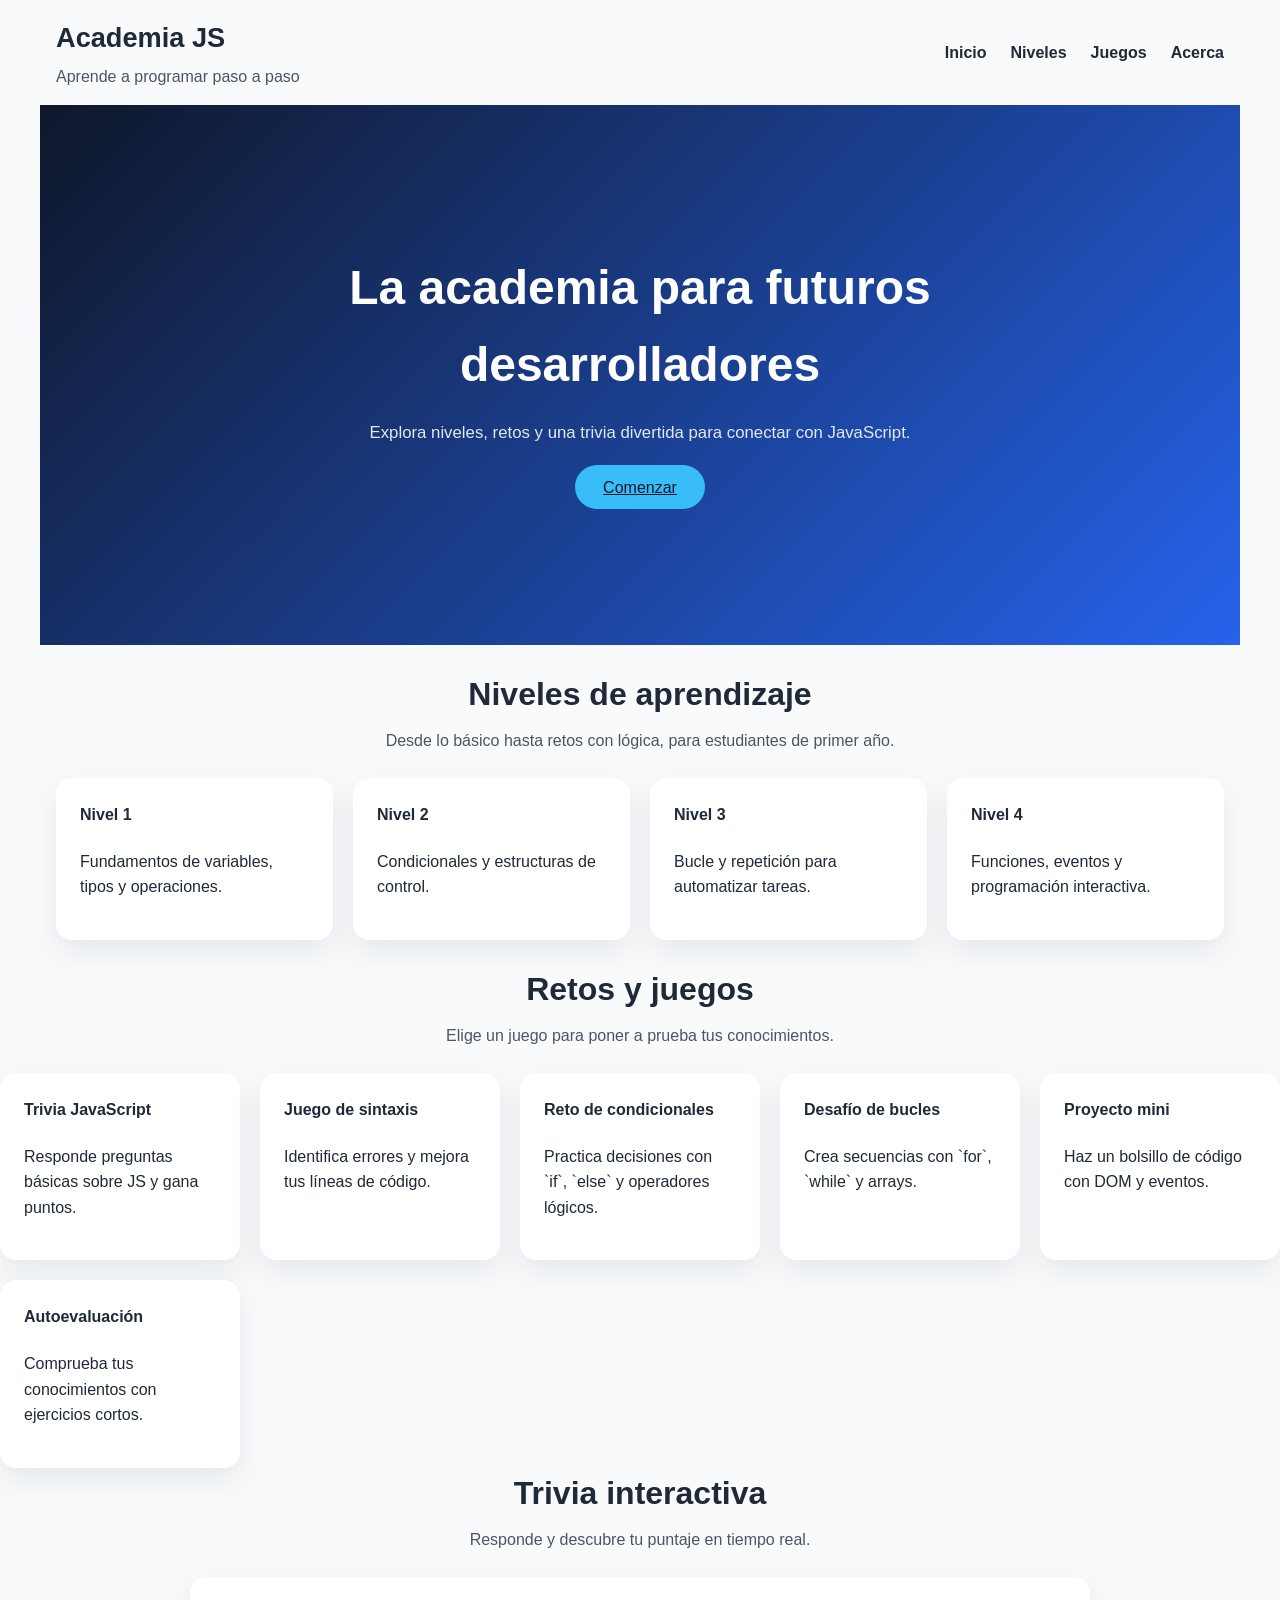
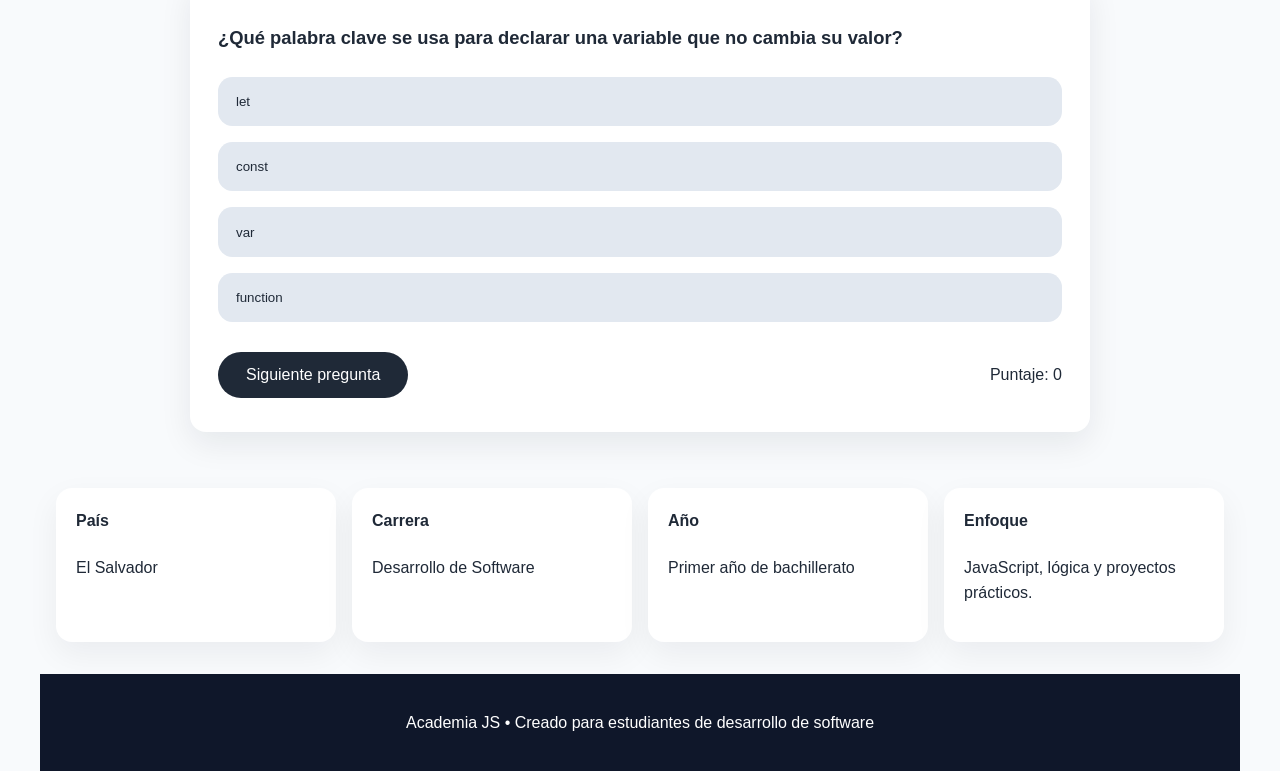
<file: index.html>
<!DOCTYPE html>
<html lang="es">
<head>
  <meta charset="UTF-8" />
  <meta name="viewport" content="width=device-width, initial-scale=1.0" />
  <title>Academia JS - Primer Año</title>
  <link rel="stylesheet" href="styles.css" />
</head>
<body>
  <header class="site-header">
    <div class="brand">
      <h1>Academia JS</h1>
      <p>Aprende a programar paso a paso</p>
    </div>
    <nav class="main-nav">
      <a href="#hero">Inicio</a>
      <a href="#niveles">Niveles</a>
      <a href="#galeria">Juegos</a>
      <a href="#info">Acerca</a>
    </nav>
  </header>

  <section id="hero" class="hero-banner">
    <div class="hero-content">
      <h2>La academia para futuros desarrolladores</h2>
      <p>Explora niveles, retos y una trivia divertida para conectar con JavaScript.</p>
      <a class="btn-primary" href="#galeria">Comenzar</a>
    </div>
  </section>

  <section id="niveles" class="section niveles-section">
    <div class="section-heading">
      <h3>Niveles de aprendizaje</h3>
      <p>Desde lo básico hasta retos con lógica, para estudiantes de primer año.</p>
    </div>
    <div class="level-cards">
      <article class="level-card">
        <h4>Nivel 1</h4>
        <p>Fundamentos de variables, tipos y operaciones.</p>
      </article>
      <article class="level-card">
        <h4>Nivel 2</h4>
        <p>Condicionales y estructuras de control.</p>
      </article>
      <article class="level-card">
        <h4>Nivel 3</h4>
        <p>Bucle y repetición para automatizar tareas.</p>
      </article>
      <article class="level-card">
        <h4>Nivel 4</h4>
        <p>Funciones, eventos y programación interactiva.</p>
      </article>
    </div>
  </section>

  <section id="galeria" class="gallery-section">
    <div class="section-heading">
      <h3>Retos y juegos</h3>
      <p>Elige un juego para poner a prueba tus conocimientos.</p>
    </div>
    <div class="gallery-grid">
      <article class="card">
        <h4>Trivia JavaScript</h4>
        <p>Responde preguntas básicas sobre JS y gana puntos.</p>
      </article>
      <article class="card">
        <h4>Juego de sintaxis</h4>
        <p>Identifica errores y mejora tus líneas de código.</p>
      </article>
      <article class="card">
        <h4>Reto de condicionales</h4>
        <p>Practica decisiones con `if`, `else` y operadores lógicos.</p>
      </article>
      <article class="card">
        <h4>Desafío de bucles</h4>
        <p>Crea secuencias con `for`, `while` y arrays.</p>
      </article>
      <article class="card">
        <h4>Proyecto mini</h4>
        <p>Haz un bolsillo de código con DOM y eventos.</p>
      </article>
      <article class="card">
        <h4>Autoevaluación</h4>
        <p>Comprueba tus conocimientos con ejercicios cortos.</p>
      </article>
    </div>
  </section>

  <section class="trivia-section">
    <div class="section-heading">
      <h3>Trivia interactiva</h3>
      <p>Responde y descubre tu puntaje en tiempo real.</p>
    </div>
    <div class="trivia-card">
      <div id="question-area">
        <p class="question-text"></p>
      </div>
      <div id="answers" class="answers-grid"></div>
      <div class="trivia-footer">
        <button id="next-btn" class="btn-secondary">Siguiente pregunta</button>
        <p>Puntaje: <span id="score">0</span></p>
      </div>
    </div>
  </section>

  <section id="info" class="info-section">
    <div class="info-column">
      <h4>País</h4>
      <p>El Salvador</p>
    </div>
    <div class="info-column">
      <h4>Carrera</h4>
      <p>Desarrollo de Software</p>
    </div>
    <div class="info-column">
      <h4>Año</h4>
      <p>Primer año de bachillerato</p>
    </div>
    <div class="info-column">
      <h4>Enfoque</h4>
      <p>JavaScript, lógica y proyectos prácticos.</p>
    </div>
  </section>

  <footer class="site-footer">
    <p>Academia JS • Creado para estudiantes de desarrollo de software</p>
  </footer>

  <script src="script.js"></script>
</body>
</html>
</file>
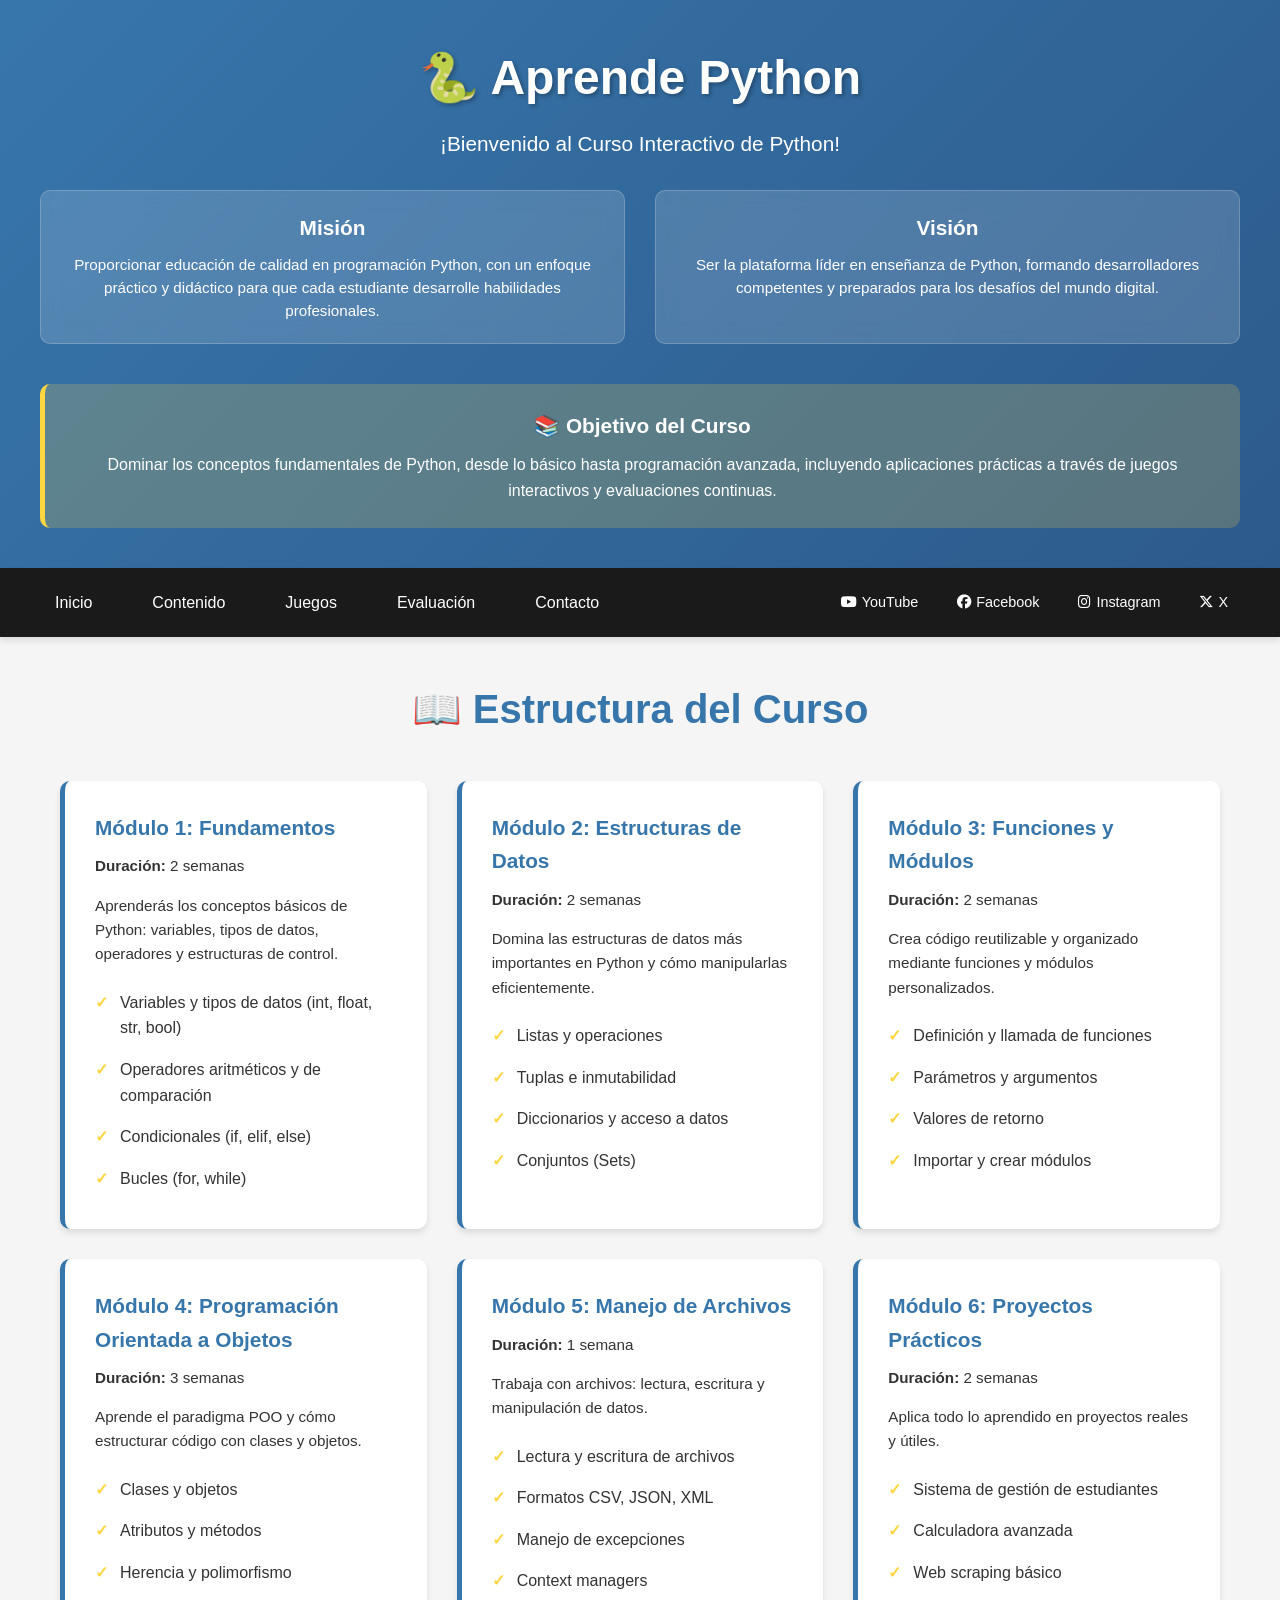
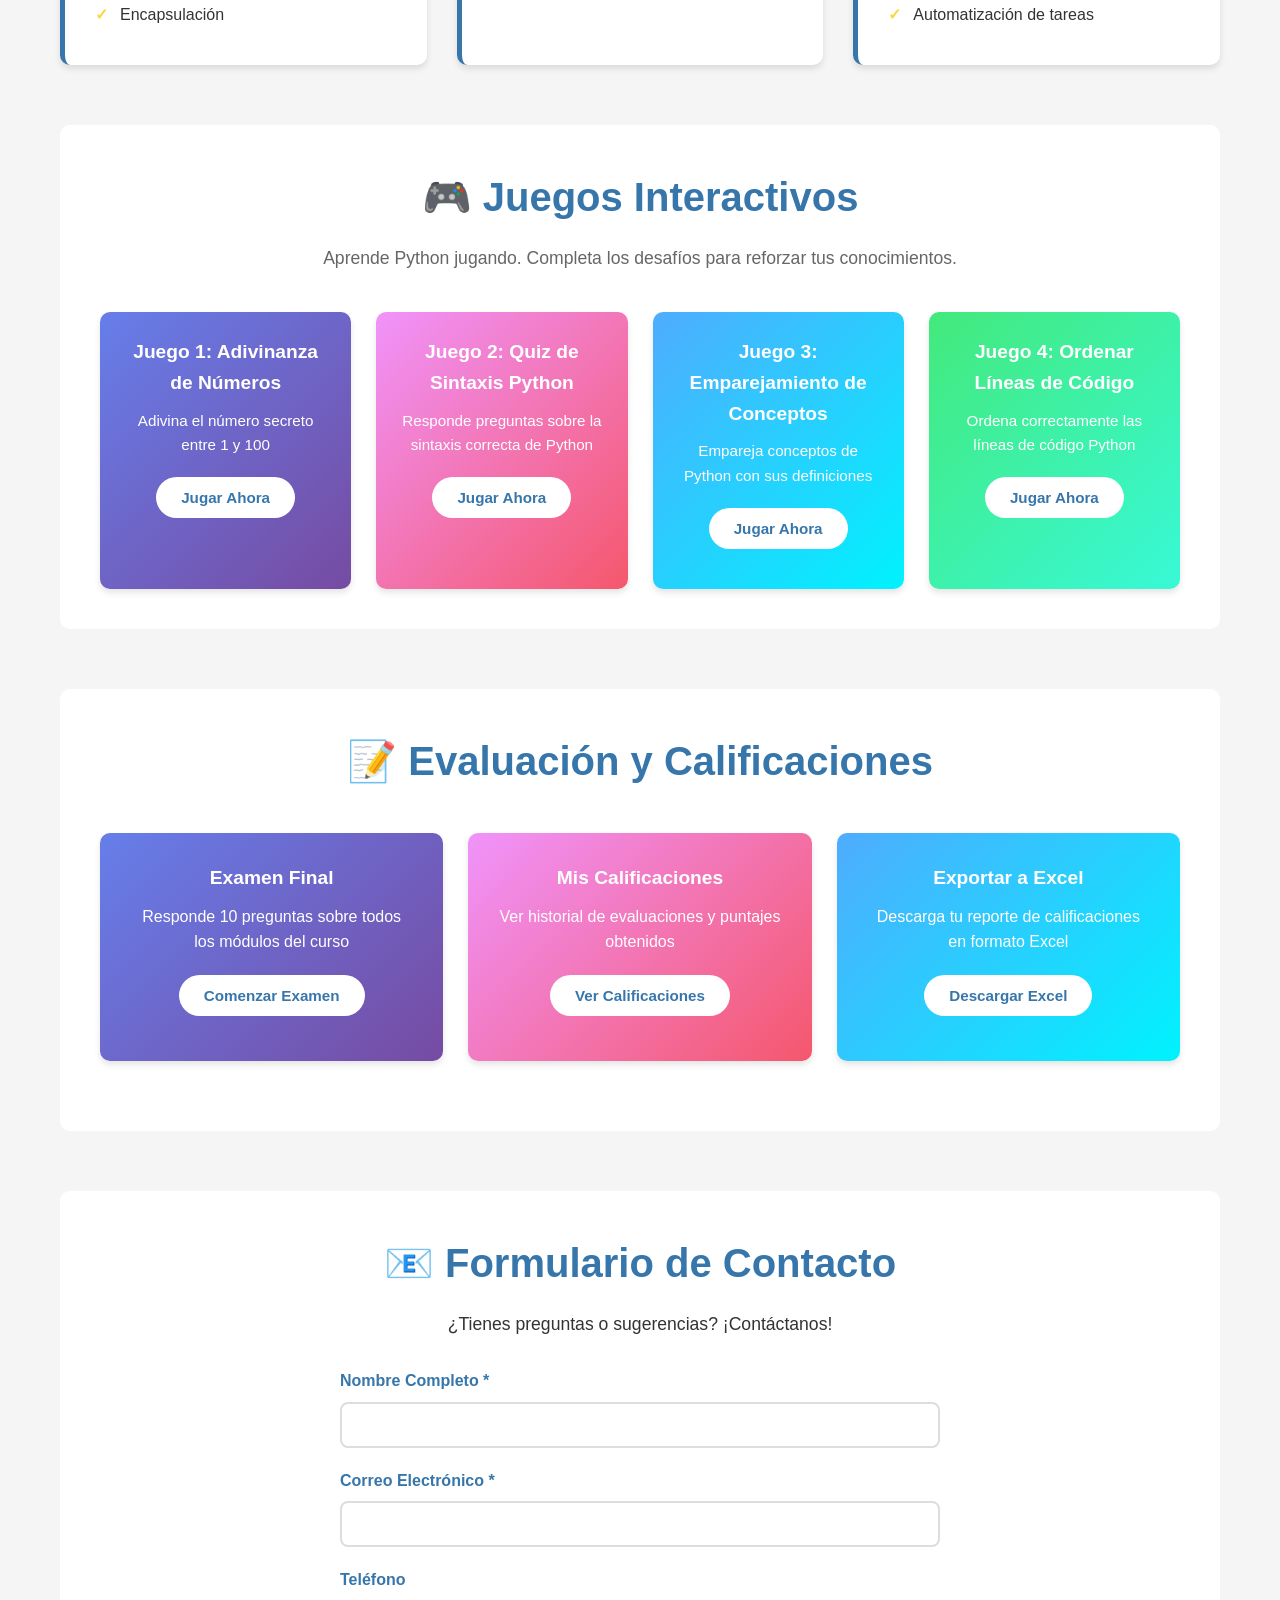
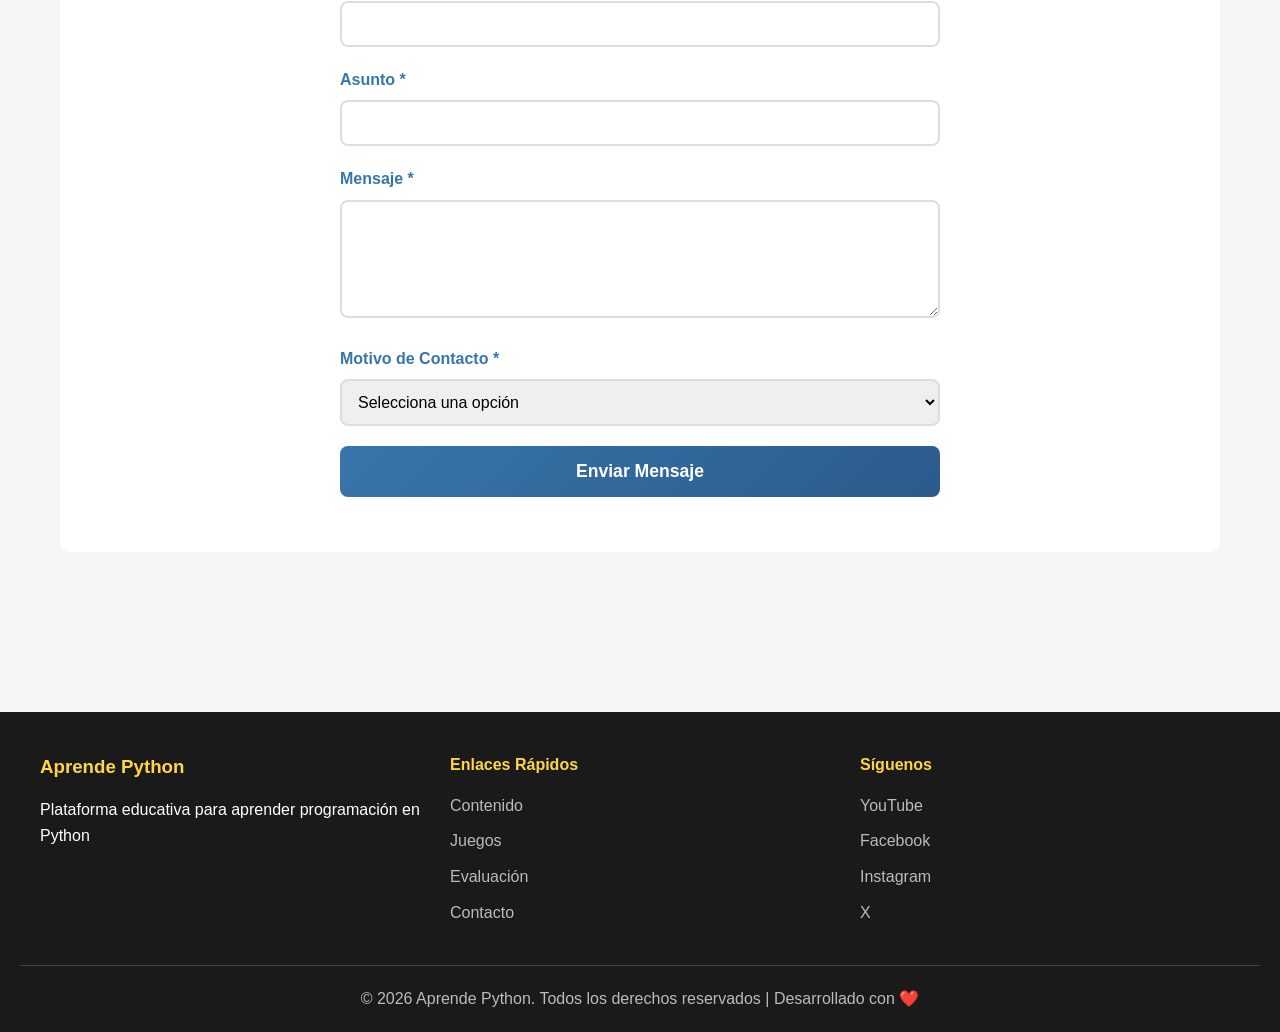
<file: tarea1/index.html>
<!DOCTYPE html>
<html lang="es">
<head>
    <meta charset="UTF-8">
    <meta name="viewport" content="width=device-width, initial-scale=1.0">
    <title>Aprende Python - Curso Interactivo</title>
    <link rel="stylesheet" href="styles.css">
</head>
<body>
    <!-- HEADER -->
    <header>
        <div class="header-container">
            <div class="logo-section">
                <h1>🐍 Aprende Python</h1>
                <p class="saludo">¡Bienvenido al Curso Interactivo de Python!</p>
            </div>
            <div class="mision-vision">
                <div class="card-small">
                    <h3>Misión</h3>
                    <p>Proporcionar educación de calidad en programación Python, con un enfoque práctico y didáctico para que cada estudiante desarrolle habilidades profesionales.</p>
                </div>
                <div class="card-small">
                    <h3>Visión</h3>
                    <p>Ser la plataforma líder en enseñanza de Python, formando desarrolladores competentes y preparados para los desafíos del mundo digital.</p>
                </div>
            </div>
            <div class="objetivo">
                <h3>📚 Objetivo del Curso</h3>
                <p>Dominar los conceptos fundamentales de Python, desde lo básico hasta programación avanzada, incluyendo aplicaciones prácticas a través de juegos interactivos y evaluaciones continuas.</p>
            </div>
        </div>
    </header>

    <!-- NAVEGACIÓN -->
    <nav>
        <div class="nav-container">
            <ul class="nav-links">
                <li><a href="#inicio">Inicio</a></li>
                <li><a href="#contenido">Contenido</a></li>
                <li><a href="#juegos">Juegos</a></li>
                <li><a href="#evaluacion">Evaluación</a></li>
                <li><a href="#contacto">Contacto</a></li>
            </ul>
            <div class="social-links">
                <a href="https://www.youtube.com" target="_blank" title="YouTube">
                    <i class="fab fa-youtube"></i> YouTube
                </a>
                <a href="https://www.facebook.com" target="_blank" title="Facebook">
                    <i class="fab fa-facebook"></i> Facebook
                </a>
                <a href="https://www.instagram.com" target="_blank" title="Instagram">
                    <i class="fab fa-instagram"></i> Instagram
                </a>
                <a href="https://www.x.com" target="_blank" title="X">
                    <i class="fab fa-x-twitter"></i> X
                </a>
            </div>
        </div>
    </nav>

    <!-- CONTENIDO PRINCIPAL -->
    <main>
        <!-- SECCIÓN DE CONTENIDO -->
        <section id="contenido" class="contenido">
            <h2>📖 Estructura del Curso</h2>
            <div class="contenido-grid">
                <article class="modulo">
                    <h3>Módulo 1: Fundamentos</h3>
                    <p><strong>Duración:</strong> 2 semanas</p>
                    <p>Aprenderás los conceptos básicos de Python: variables, tipos de datos, operadores y estructuras de control.</p>
                    <ul>
                        <li>Variables y tipos de datos (int, float, str, bool)</li>
                        <li>Operadores aritméticos y de comparación</li>
                        <li>Condicionales (if, elif, else)</li>
                        <li>Bucles (for, while)</li>
                    </ul>
                </article>

                <article class="modulo">
                    <h3>Módulo 2: Estructuras de Datos</h3>
                    <p><strong>Duración:</strong> 2 semanas</p>
                    <p>Domina las estructuras de datos más importantes en Python y cómo manipularlas eficientemente.</p>
                    <ul>
                        <li>Listas y operaciones</li>
                        <li>Tuplas e inmutabilidad</li>
                        <li>Diccionarios y acceso a datos</li>
                        <li>Conjuntos (Sets)</li>
                    </ul>
                </article>

                <article class="modulo">
                    <h3>Módulo 3: Funciones y Módulos</h3>
                    <p><strong>Duración:</strong> 2 semanas</p>
                    <p>Crea código reutilizable y organizado mediante funciones y módulos personalizados.</p>
                    <ul>
                        <li>Definición y llamada de funciones</li>
                        <li>Parámetros y argumentos</li>
                        <li>Valores de retorno</li>
                        <li>Importar y crear módulos</li>
                    </ul>
                </article>

                <article class="modulo">
                    <h3>Módulo 4: Programación Orientada a Objetos</h3>
                    <p><strong>Duración:</strong> 3 semanas</p>
                    <p>Aprende el paradigma POO y cómo estructurar código con clases y objetos.</p>
                    <ul>
                        <li>Clases y objetos</li>
                        <li>Atributos y métodos</li>
                        <li>Herencia y polimorfismo</li>
                        <li>Encapsulación</li>
                    </ul>
                </article>

                <article class="modulo">
                    <h3>Módulo 5: Manejo de Archivos</h3>
                    <p><strong>Duración:</strong> 1 semana</p>
                    <p>Trabaja con archivos: lectura, escritura y manipulación de datos.</p>
                    <ul>
                        <li>Lectura y escritura de archivos</li>
                        <li>Formatos CSV, JSON, XML</li>
                        <li>Manejo de excepciones</li>
                        <li>Context managers</li>
                    </ul>
                </article>

                <article class="modulo">
                    <h3>Módulo 6: Proyectos Prácticos</h3>
                    <p><strong>Duración:</strong> 2 semanas</p>
                    <p>Aplica todo lo aprendido en proyectos reales y útiles.</p>
                    <ul>
                        <li>Sistema de gestión de estudiantes</li>
                        <li>Calculadora avanzada</li>
                        <li>Web scraping básico</li>
                        <li>Automatización de tareas</li>
                    </ul>
                </article>
            </div>
        </section>

        <!-- SECCIÓN DE JUEGOS -->
        <section id="juegos" class="juegos">
            <h2>🎮 Juegos Interactivos</h2>
            <p>Aprende Python jugando. Completa los desafíos para reforzar tus conocimientos.</p>
            
            <div class="juegos-grid">
                <!-- Juego 1: Adivinanza de números -->
                <article class="juego-card">
                    <h3>Juego 1: Adivinanza de Números</h3>
                    <p>Adivina el número secreto entre 1 y 100</p>
                    <button class="btn-juego" onclick="iniciarJuegoAdivinanza()">Jugar Ahora</button>
                    <div id="adivinanza-container" class="juego-content" style="display:none;">
                        <p>Piensa un número entre 1 y 100, ¡te diremos si es mayor, menor o lo adivinamos!</p>
                        <input type="number" id="numero-intento" min="1" max="100" placeholder="Ingresa tu intento">
                        <button onclick="verificarAdivinanza()">Verificar</button>
                        <p id="adivinanza-resultado"></p>
                        <button onclick="cerrarJuegoAdivinanza()" class="btn-cerrar">Cerrar</button>
                    </div>
                </article>

                <!-- Juego 2: Quiz de Sintaxis -->
                <article class="juego-card">
                    <h3>Juego 2: Quiz de Sintaxis Python</h3>
                    <p>Responde preguntas sobre la sintaxis correcta de Python</p>
                    <button class="btn-juego" onclick="iniciarQuiz()">Jugar Ahora</button>
                    <div id="quiz-container" class="juego-content" style="display:none;">
                        <div id="quiz-content"></div>
                        <button onclick="cerrarQuiz()" class="btn-cerrar">Cerrar</button>
                    </div>
                </article>

                <!-- Juego 3: Emparejamiento -->
                <article class="juego-card">
                    <h3>Juego 3: Emparejamiento de Conceptos</h3>
                    <p>Empareja conceptos de Python con sus definiciones</p>
                    <button class="btn-juego" onclick="iniciarEmparejamiento()">Jugar Ahora</button>
                    <div id="emparejamiento-container" class="juego-content" style="display:none;">
                        <div id="emparejamiento-content"></div>
                        <button onclick="cerrarEmparejamiento()" class="btn-cerrar">Cerrar</button>
                    </div>
                </article>

                <!-- Juego 4: Orden de Código -->
                <article class="juego-card">
                    <h3>Juego 4: Ordenar Líneas de Código</h3>
                    <p>Ordena correctamente las líneas de código Python</p>
                    <button class="btn-juego" onclick="iniciarOrdenCodigo()">Jugar Ahora</button>
                    <div id="orden-codigo-container" class="juego-content" style="display:none;">
                        <div id="orden-codigo-content"></div>
                        <button onclick="cerrarOrdenCodigo()" class="btn-cerrar">Cerrar</button>
                    </div>
                </article>
            </div>
        </section>

        <!-- SECCIÓN DE EVALUACIÓN -->
        <section id="evaluacion" class="evaluacion">
            <h2>📝 Evaluación y Calificaciones</h2>
            
            <div class="evaluacion-container">
                <article class="test-card">
                    <h3>Examen Final</h3>
                    <p>Responde 10 preguntas sobre todos los módulos del curso</p>
                    <button class="btn-juego" onclick="iniciarExamen()">Comenzar Examen</button>
                </article>

                <article class="test-card">
                    <h3>Mis Calificaciones</h3>
                    <p>Ver historial de evaluaciones y puntajes obtenidos</p>
                    <button class="btn-juego" onclick="mostrarCalificaciones()">Ver Calificaciones</button>
                </article>

                <article class="test-card">
                    <h3>Exportar a Excel</h3>
                    <p>Descarga tu reporte de calificaciones en formato Excel</p>
                    <button class="btn-juego" onclick="exportarAExcel()">Descargar Excel</button>
                </article>
            </div>

            <!-- Modal para examen -->
            <div id="examen-modal" class="modal" style="display:none;">
                <div class="modal-content">
                    <span class="close" onclick="cerrarExamen()">&times;</span>
                    <h2>Examen Final de Python</h2>
                    <div id="examen-content"></div>
                </div>
            </div>

            <!-- Modal para calificaciones -->
            <div id="calificaciones-modal" class="modal" style="display:none;">
                <div class="modal-content">
                    <span class="close" onclick="cerrarCalificaciones()">&times;</span>
                    <h2>Historial de Calificaciones</h2>
                    <div id="calificaciones-content"></div>
                </div>
            </div>
        </section>

        <!-- SECCIÓN DE CONTACTO -->
        <section id="contacto" class="contacto">
            <h2>📧 Formulario de Contacto</h2>
            <p>¿Tienes preguntas o sugerencias? ¡Contáctanos!</p>
            
            <form class="contacto-form" id="formulario-contacto" onsubmit="enviarFormulario(event)">
                <div class="form-group">
                    <label for="nombre">Nombre Completo *</label>
                    <input type="text" id="nombre" name="nombre" required>
                </div>

                <div class="form-group">
                    <label for="email">Correo Electrónico *</label>
                    <input type="email" id="email" name="email" required>
                </div>

                <div class="form-group">
                    <label for="telefono">Teléfono</label>
                    <input type="tel" id="telefono" name="telefono">
                </div>

                <div class="form-group">
                    <label for="asunto">Asunto *</label>
                    <input type="text" id="asunto" name="asunto" required>
                </div>

                <div class="form-group">
                    <label for="mensaje">Mensaje *</label>
                    <textarea id="mensaje" name="mensaje" rows="5" required></textarea>
                </div>

                <div class="form-group">
                    <label for="motivo">Motivo de Contacto *</label>
                    <select id="motivo" name="motivo" required>
                        <option value="">Selecciona una opción</option>
                        <option value="duda">Tengo una duda</option>
                        <option value="soporte">Soporte técnico</option>
                        <option value="sugerencia">Sugerencia</option>
                        <option value="otro">Otro</option>
                    </select>
                </div>

                <button type="submit" class="btn-enviar">Enviar Mensaje</button>
                <p id="form-mensaje"></p>
            </form>
        </section>
    </main>

    <!-- FOOTER -->
    <footer>
        <div class="footer-container">
            <div class="footer-content">
                <h3>Aprende Python</h3>
                <p>Plataforma educativa para aprender programación en Python</p>
            </div>
            <div class="footer-links">
                <h4>Enlaces Rápidos</h4>
                <ul>
                    <li><a href="#contenido">Contenido</a></li>
                    <li><a href="#juegos">Juegos</a></li>
                    <li><a href="#evaluacion">Evaluación</a></li>
                    <li><a href="#contacto">Contacto</a></li>
                </ul>
            </div>
            <div class="footer-social">
                <h4>Síguenos</h4>
                <div class="social-footer">
                    <a href="https://www.youtube.com" target="_blank">YouTube</a>
                    <a href="https://www.facebook.com" target="_blank">Facebook</a>
                    <a href="https://www.instagram.com" target="_blank">Instagram</a>
                    <a href="https://www.x.com" target="_blank">X</a>
                </div>
            </div>
        </div>
        <div class="footer-bottom">
            <p>&copy; 2026 Aprende Python. Todos los derechos reservados | Desarrollado con ❤️</p>
        </div>
    </footer>

    <!-- Script externo -->
    <script src="script.js"></script>
    <!-- Font Awesome para iconos de redes sociales -->
    <link rel="stylesheet" href="https://cdnjs.cloudflare.com/ajax/libs/font-awesome/6.4.0/css/all.min.css">
</body>
</html>
</file>
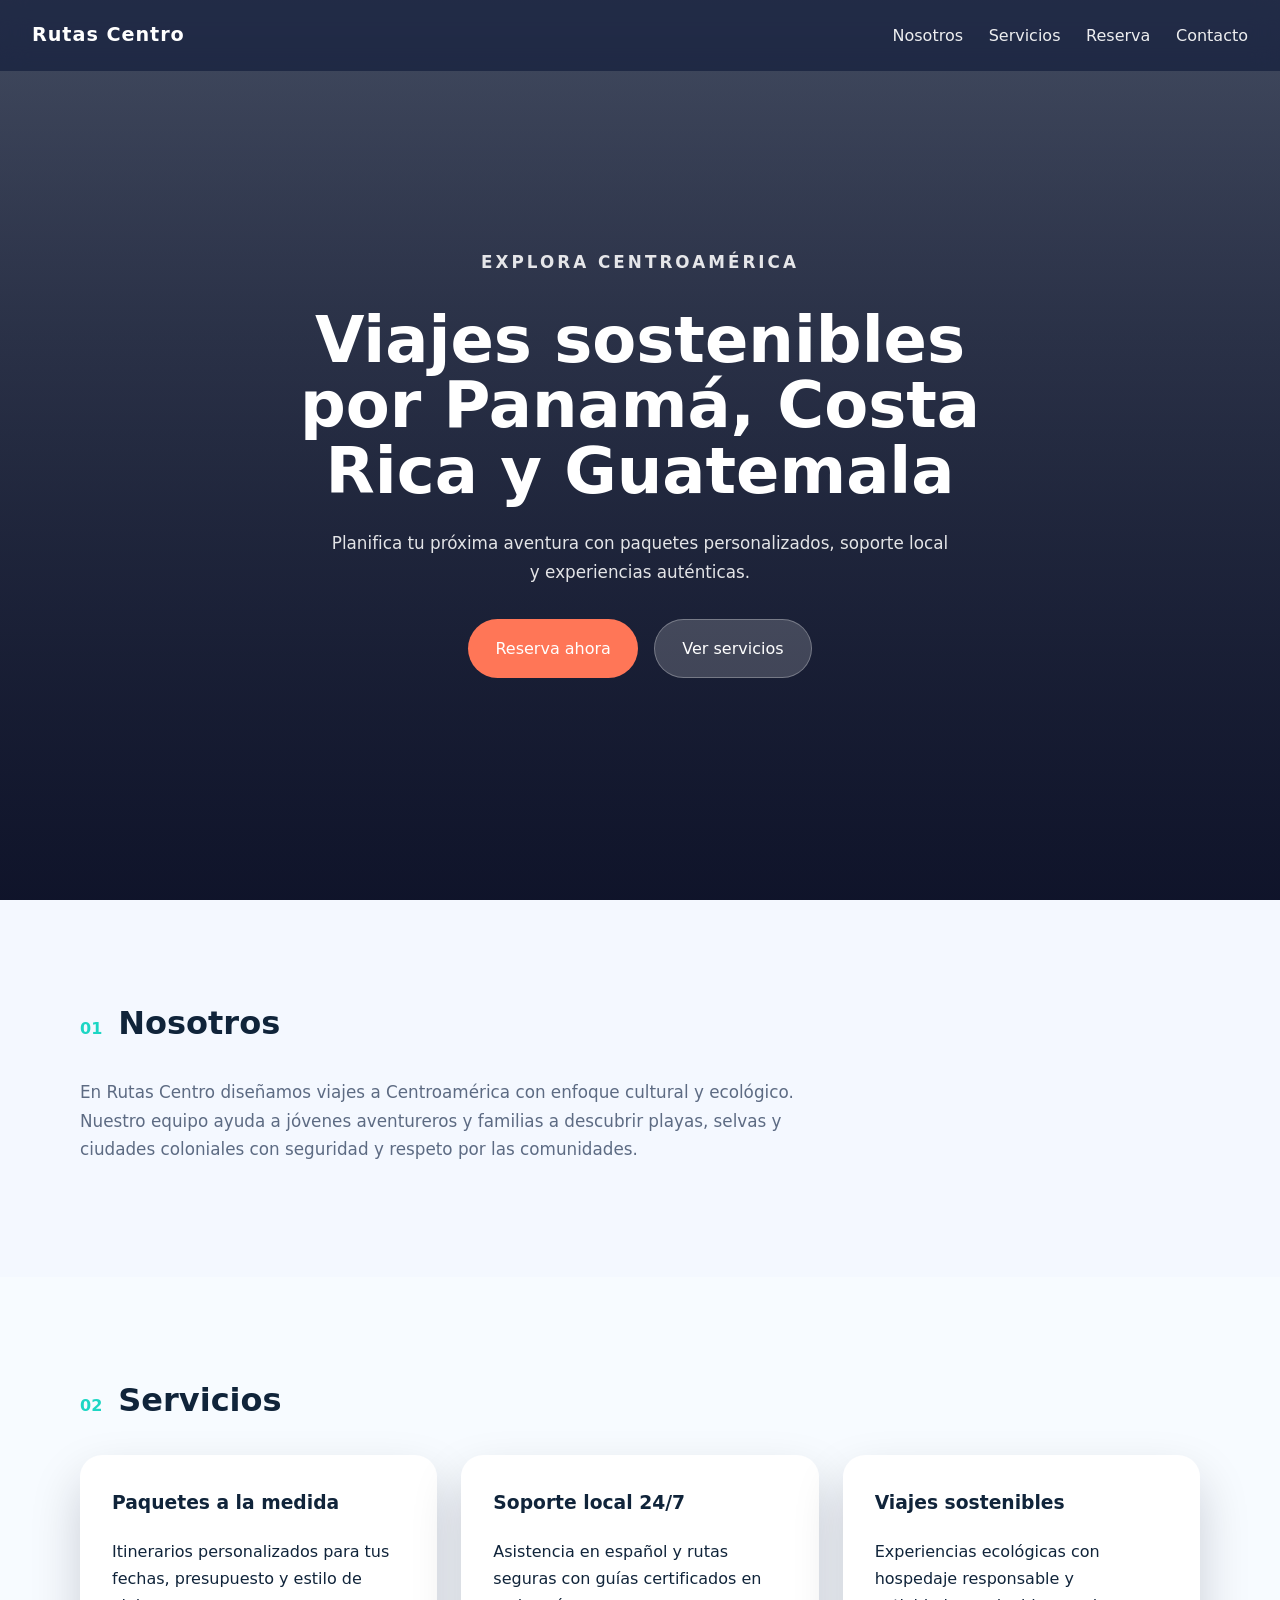
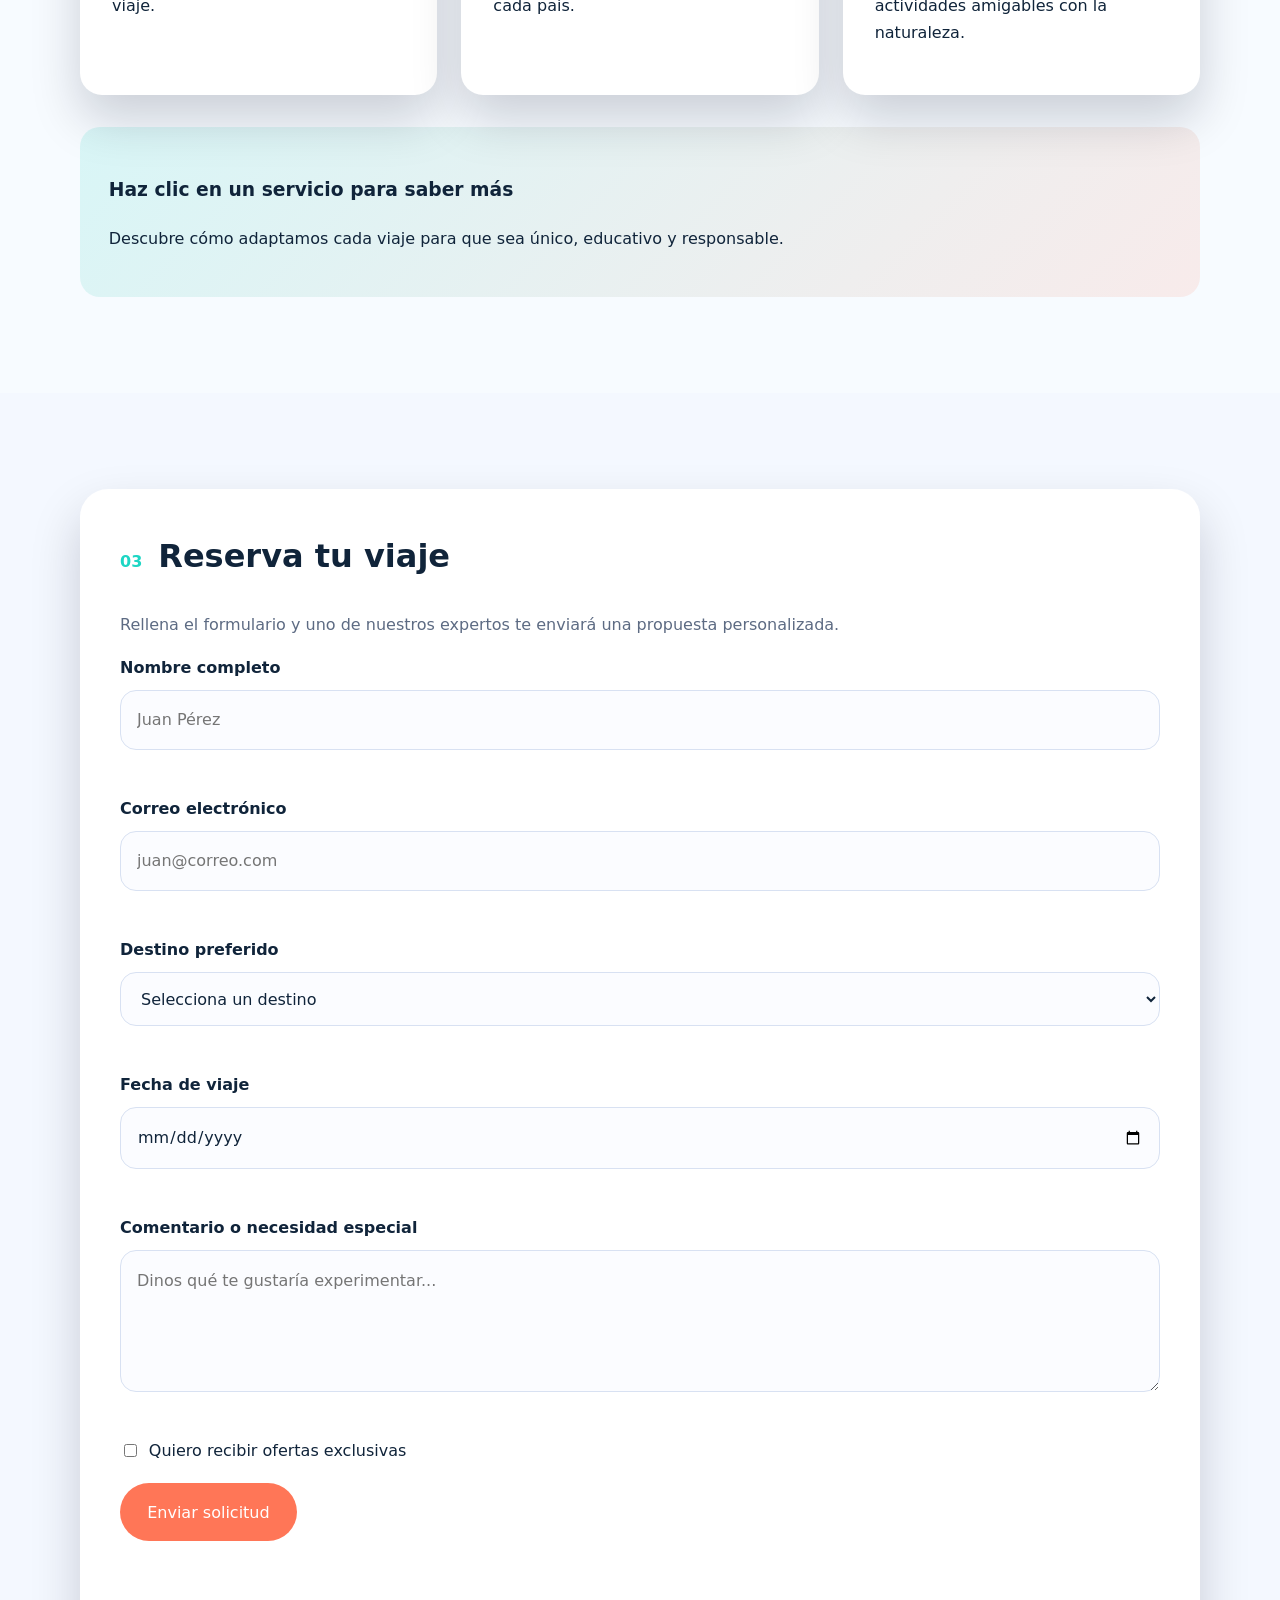
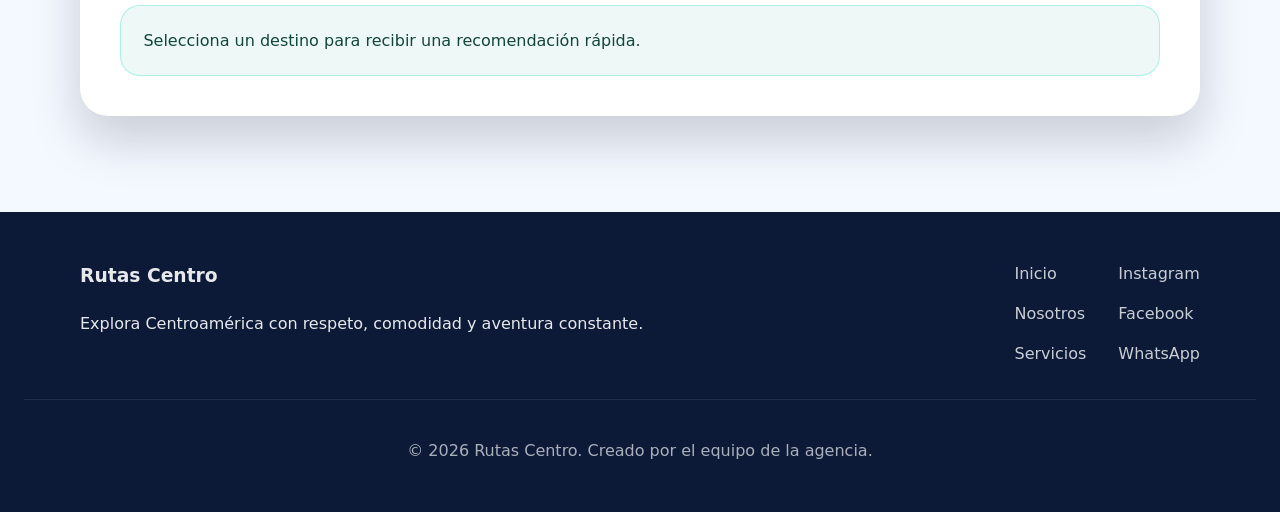
<file: tarea3/index.html>
<!DOCTYPE html>
<html lang="es">
<head>
  <meta charset="UTF-8" />
  <meta name="viewport" content="width=device-width, initial-scale=1.0" />
  <title>Rutas Centro</title>
  <link rel="stylesheet" href="styles.css" />
</head>
<body>
  <header class="header" id="top">
    <nav class="navbar">
      <a class="brand" href="#top">Rutas Centro</a>
      <button class="nav-toggle" aria-label="Abrir menú" aria-expanded="false">
        <span></span>
        <span></span>
        <span></span>
      </button>
      <div class="nav-links">
        <a href="#nosotros">Nosotros</a>
        <a href="#servicios">Servicios</a>
        <a href="#formulario">Reserva</a>
        <a href="#footer">Contacto</a>
      </div>
    </nav>

    <section class="hero">
      <div class="hero-overlay"></div>
      <div class="hero-content">
        <p class="eyebrow">Explora Centroamérica</p>
        <h1>Viajes sostenibles por Panamá, Costa Rica y Guatemala</h1>
        <p>Planifica tu próxima aventura con paquetes personalizados, soporte local y experiencias auténticas.</p>
        <div class="hero-actions">
          <a class="btn btn-primary" href="#formulario">Reserva ahora</a>
          <a class="btn btn-secondary" href="#servicios">Ver servicios</a>
        </div>
      </div>
    </section>
  </header>

  <main>
    <section class="section" id="nosotros">
      <div class="container">
        <div class="section-header">
          <span class="section-number">01</span>
          <h2>Nosotros</h2>
        </div>
        <p class="section-text">
          En Rutas Centro diseñamos viajes a Centroamérica con enfoque cultural y ecológico. Nuestro equipo ayuda a jóvenes aventureros y familias a descubrir playas, selvas y ciudades coloniales con seguridad y respeto por las comunidades.
        </p>
      </div>
    </section>

    <section class="section section-alt" id="servicios">
      <div class="container">
        <div class="section-header">
          <span class="section-number">02</span>
          <h2>Servicios</h2>
        </div>
        <div class="service-grid">
          <article class="card service-card" data-service="paquetes">
            <h3>Paquetes a la medida</h3>
            <p>Itinerarios personalizados para tus fechas, presupuesto y estilo de viaje.</p>
          </article>
          <article class="card service-card" data-service="soporte">
            <h3>Soporte local 24/7</h3>
            <p>Asistencia en español y rutas seguras con guías certificados en cada país.</p>
          </article>
          <article class="card service-card" data-service="eco">
            <h3>Viajes sostenibles</h3>
            <p>Experiencias ecológicas con hospedaje responsable y actividades amigables con la naturaleza.</p>
          </article>
        </div>
        <div class="service-detail" id="service-detail">
          <h3>Haz clic en un servicio para saber más</h3>
          <p>Descubre cómo adaptamos cada viaje para que sea único, educativo y responsable.</p>
        </div>
      </div>
    </section>

    <section class="section" id="formulario">
      <div class="container form-area">
        <div class="form-panel">
          <div class="section-header">
            <span class="section-number">03</span>
            <h2>Reserva tu viaje</h2>
          </div>
          <p>Rellena el formulario y uno de nuestros expertos te enviará una propuesta personalizada.</p>

          <form id="travel-form" novalidate>
            <div class="form-group">
              <label for="name">Nombre completo</label>
              <input type="text" id="name" name="name" placeholder="Juan Pérez" required />
              <small class="error-message"></small>
            </div>

            <div class="form-group">
              <label for="email">Correo electrónico</label>
              <input type="email" id="email" name="email" placeholder="juan@correo.com" required />
              <small class="error-message"></small>
            </div>

            <div class="form-group">
              <label for="destination">Destino preferido</label>
              <select id="destination" name="destination" required>
                <option value="">Selecciona un destino</option>
                <option value="panama">Panamá</option>
                <option value="costa_rica">Costa Rica</option>
                <option value="guatemala">Guatemala</option>
              </select>
              <small class="error-message"></small>
            </div>

            <div class="form-group">
              <label for="travel-date">Fecha de viaje</label>
              <input type="date" id="travel-date" name="travel-date" required />
              <small class="error-message"></small>
            </div>

            <div class="form-group">
              <label for="message">Comentario o necesidad especial</label>
              <textarea id="message" name="message" rows="4" placeholder="Dinos qué te gustaría experimentar..." required></textarea>
              <small class="error-message"></small>
            </div>

            <div class="form-group checkbox-group">
              <input type="checkbox" id="subscribe" name="subscribe" />
              <label for="subscribe">Quiero recibir ofertas exclusivas</label>
            </div>

            <button class="btn btn-primary" type="submit">Enviar solicitud</button>
          </form>

          <div class="form-feedback" id="form-feedback" aria-live="polite"></div>
          <div class="destination-summary" id="destination-summary">
            Selecciona un destino para recibir una recomendación rápida.
          </div>
        </div>
      </div>
    </section>
  </main>

  <footer class="footer" id="footer">
    <div class="container footer-grid">
      <div>
        <h3>Rutas Centro</h3>
        <p>Explora Centroamérica con respeto, comodidad y aventura constante.</p>
      </div>
      <div class="footer-links">
        <a href="#top">Inicio</a>
        <a href="#nosotros">Nosotros</a>
        <a href="#servicios">Servicios</a>
      </div>
      <div class="socials">
        <a href="#" aria-label="Instagram">Instagram</a>
        <a href="#" aria-label="Facebook">Facebook</a>
        <a href="#" aria-label="WhatsApp">WhatsApp</a>
      </div>
    </div>
    <div class="footer-bottom">
      <p>&copy; <span id="current-year"></span> Rutas Centro. Creado por el equipo de la agencia.</p>
    </div>
  </footer>

  <script src="script.js"></script>
</body>
</html>
</file>
<file: styles.css>
* {
  box-sizing: border-box;
}

:root {
  font-family: 'Segoe UI', Tahoma, Geneva, Verdana, sans-serif;
  color: #1f2937;
  background: #f8fafc;
  line-height: 1.6;
}

body {
  margin: 0;
}

.site-header,
.hero-banner,
.info-section,
.site-footer,
.section {
  width: min(1200px, 100%);
  margin: 0 auto;
  padding: 1.5rem 1rem;
}

.site-header {
  display: flex;
  justify-content: space-between;
  align-items: center;
  padding-top: 1rem;
  padding-bottom: 1rem;
}

.brand h1 {
  margin: 0;
  font-size: 1.7rem;
}

.brand p {
  margin: 0.25rem 0 0;
  color: #4b5563;
}

.main-nav {
  display: flex;
  gap: 1.5rem;
  flex-wrap: wrap;
}

.main-nav a {
  text-decoration: none;
  color: #1f2937;
  font-weight: 600;
}

.hero-banner {
  display: flex;
  align-items: center;
  justify-content: center;
  min-height: 60vh;
  background: linear-gradient(135deg, #0f172a 0%, #2563eb 100%);
  color: white;
  text-align: center;
  padding: 4rem 1rem;
}

.hero-content {
  max-width: 720px;
}

.hero-content h2 {
  margin: 0 0 1rem;
  font-size: clamp(2rem, 4vw, 3rem);
}

.hero-content p {
  margin: 0 0 1.75rem;
  font-size: 1.05rem;
  color: #e2e8f0;
}

.btn-primary,
.btn-secondary {
  border: none;
  border-radius: 999px;
  cursor: pointer;
  padding: 0.85rem 1.75rem;
  font-size: 1rem;
}

.btn-primary {
  background: #38bdf8;
  color: #0f172a;
}

.btn-secondary {
  background: #1f2937;
  color: white;
}

.section-heading {
  text-align: center;
  margin-bottom: 1.5rem;
}

.section-heading h3 {
  margin: 0;
  font-size: 2rem;
}

.section-heading p {
  margin: 0.5rem auto 0;
  max-width: 680px;
  color: #4b5563;
}

.niveles-section .level-cards {
  display: flex;
  gap: 1.25rem;
  flex-wrap: wrap;
  justify-content: center;
}

.level-card {
  flex: 1 1 220px;
  min-width: 200px;
  background: white;
  border-radius: 1rem;
  padding: 1.5rem;
  box-shadow: 0 12px 32px rgba(15, 23, 42, 0.08);
}

.level-card h4 {
  margin-top: 0;
}

.gallery-grid {
  display: grid;
  grid-template-columns: repeat(auto-fit, minmax(220px, 1fr));
  gap: 1.25rem;
}

.card {
  background: white;
  border-radius: 1rem;
  padding: 1.5rem;
  box-shadow: 0 12px 32px rgba(15, 23, 42, 0.08);
}

.card h4 {
  margin-top: 0;
}

.trivia-section {
  padding: 0 1rem 2rem;
}

.trivia-card {
  background: white;
  border-radius: 1rem;
  padding: 1.75rem;
  box-shadow: 0 12px 32px rgba(15, 23, 42, 0.08);
  max-width: 900px;
  margin: 0 auto;
}

.question-text {
  font-size: 1.15rem;
  font-weight: 600;
}

.answers-grid {
  display: grid;
  gap: 1rem;
  margin: 1.5rem 0;
}

.answer-btn {
  width: 100%;
  background: #e2e8f0;
  color: #1f2937;
  border: 2px solid transparent;
  border-radius: 0.9rem;
  padding: 0.95rem 1rem;
  text-align: left;
  cursor: pointer;
  transition: transform 0.2s ease, border-color 0.2s ease;
}

.answer-btn:hover {
  transform: translateY(-1px);
  border-color: #38bdf8;
}

.answer-btn.correct {
  background: #bbf7d0;
  border-color: #22c55e;
}

.answer-btn.wrong {
  background: #fecaca;
  border-color: #ef4444;
}

.trivia-footer {
  display: flex;
  align-items: center;
  justify-content: space-between;
  flex-wrap: wrap;
  gap: 1rem;
}

.info-section {
  display: flex;
  gap: 1rem;
  flex-wrap: wrap;
  justify-content: center;
  padding-bottom: 2rem;
}

.info-column {
  flex: 1 1 220px;
  min-width: 220px;
  padding: 1.25rem;
  background: #ffffff;
  border-radius: 1rem;
  box-shadow: 0 12px 32px rgba(15, 23, 42, 0.06);
}

.info-column h4 {
  margin-top: 0;
}

.site-footer {
  display: flex;
  justify-content: center;
  align-items: center;
  padding: 1.25rem 1rem;
  background: #0f172a;
  color: white;
}

@media (max-width: 900px) {
  .hero-banner {
    padding: 3rem 1rem;
  }

  .gallery-grid {
    grid-template-columns: repeat(2, minmax(0, 1fr));
  }
}

@media (max-width: 600px) {
  .site-header {
    flex-direction: column;
    align-items: flex-start;
    gap: 1rem;
  }

  .main-nav {
    width: 100%;
    justify-content: space-between;
  }

  .hero-banner {
    min-height: 50vh;
    padding: 2.5rem 1rem;
  }

  .gallery-grid {
    grid-template-columns: 1fr;
  }

  .trivia-footer {
    flex-direction: column;
    align-items: stretch;
  }
}
</file>
<file: tarea1/styles.css>
/* ===========================
   ESTILOS GENERALES
   =========================== */

* {
    margin: 0;
    padding: 0;
    box-sizing: border-box;
}

:root {
    --primary-color: #3776ab;
    --secondary-color: #ffd640;
    --dark-color: #1a1a1a;
    --light-color: #f5f5f5;
    --text-color: #333;
    --border-radius: 10px;
    --shadow: 0 4px 6px rgba(0, 0, 0, 0.1);
    --transition: all 0.3s ease;
}

html {
    scroll-behavior: smooth;
}

body {
    font-family: 'Segoe UI', Tahoma, Geneva, Verdana, sans-serif;
    line-height: 1.6;
    color: var(--text-color);
    background-color: var(--light-color);
}

/* ===========================
   HEADER
   =========================== */

header {
    background: linear-gradient(135deg, var(--primary-color) 0%, #2d5a8c 100%);
    color: white;
    padding: 40px 20px;
    text-align: center;
}

.header-container {
    max-width: 1200px;
    margin: 0 auto;
}

.logo-section h1 {
    font-size: 3rem;
    margin-bottom: 10px;
    text-shadow: 2px 2px 4px rgba(0, 0, 0, 0.3);
}

.saludo {
    font-size: 1.3rem;
    margin-bottom: 30px;
    font-weight: 300;
}

.mision-vision {
    display: grid;
    grid-template-columns: 1fr 1fr;
    gap: 30px;
    margin: 30px 0;
    margin-bottom: 40px;
}

.card-small {
    background: rgba(255, 255, 255, 0.15);
    padding: 20px;
    border-radius: var(--border-radius);
    backdrop-filter: blur(10px);
    border: 1px solid rgba(255, 255, 255, 0.2);
}

.card-small h3 {
    font-size: 1.3rem;
    margin-bottom: 10px;
}

.card-small p {
    font-size: 0.95rem;
    line-height: 1.5;
}

.objetivo {
    background: rgba(255, 214, 64, 0.2);
    padding: 25px;
    border-radius: var(--border-radius);
    border-left: 5px solid var(--secondary-color);
}

.objetivo h3 {
    font-size: 1.3rem;
    margin-bottom: 10px;
}

/* ===========================
   NAVEGACIÓN
   =========================== */

nav {
    background: var(--dark-color);
    padding: 15px 20px;
    position: sticky;
    top: 0;
    z-index: 100;
    box-shadow: var(--shadow);
}

.nav-container {
    max-width: 1200px;
    margin: 0 auto;
    display: flex;
    justify-content: space-between;
    align-items: center;
    flex-wrap: wrap;
    gap: 20px;
}

.nav-links {
    display: flex;
    list-style: none;
    gap: 30px;
}

.nav-links a {
    color: white;
    text-decoration: none;
    font-weight: 500;
    transition: var(--transition);
    padding: 8px 15px;
    border-radius: 5px;
}

.nav-links a:hover {
    background: var(--primary-color);
    color: var(--secondary-color);
}

.social-links {
    display: flex;
    gap: 15px;
}

.social-links a {
    color: white;
    text-decoration: none;
    font-size: 0.9rem;
    transition: var(--transition);
    display: flex;
    align-items: center;
    gap: 5px;
    padding: 8px 12px;
    border-radius: 5px;
}

.social-links a:hover {
    background: var(--primary-color);
    color: var(--secondary-color);
}

/* ===========================
   MAIN CONTENT
   =========================== */

main {
    max-width: 1200px;
    margin: 0 auto;
    padding: 40px 20px;
}

/* SECCIÓN DE CONTENIDO */
.contenido {
    margin-bottom: 60px;
}

.contenido h2 {
    font-size: 2.5rem;
    text-align: center;
    margin-bottom: 40px;
    color: var(--primary-color);
}

.contenido-grid {
    display: grid;
    grid-template-columns: repeat(auto-fit, minmax(300px, 1fr));
    gap: 30px;
}

.modulo {
    background: white;
    padding: 30px;
    border-radius: var(--border-radius);
    box-shadow: var(--shadow);
    border-left: 5px solid var(--primary-color);
    transition: var(--transition);
}

.modulo:hover {
    transform: translateY(-5px);
    box-shadow: 0 8px 12px rgba(0, 0, 0, 0.15);
}

.modulo h3 {
    color: var(--primary-color);
    margin-bottom: 10px;
    font-size: 1.3rem;
}

.modulo p {
    margin-bottom: 15px;
    font-size: 0.95rem;
}

.modulo ul {
    list-style: none;
    padding-left: 0;
}

.modulo ul li {
    padding: 8px 0;
    padding-left: 25px;
    position: relative;
}

.modulo ul li:before {
    content: "✓";
    position: absolute;
    left: 0;
    color: var(--secondary-color);
    font-weight: bold;
}

/* SECCIÓN DE JUEGOS */
.juegos {
    background: white;
    padding: 40px;
    border-radius: var(--border-radius);
    margin-bottom: 60px;
}

.juegos h2 {
    font-size: 2.5rem;
    text-align: center;
    margin-bottom: 15px;
    color: var(--primary-color);
}

.juegos > p {
    text-align: center;
    margin-bottom: 40px;
    font-size: 1.1rem;
    color: #666;
}

.juegos-grid {
    display: grid;
    grid-template-columns: repeat(auto-fit, minmax(250px, 1fr));
    gap: 25px;
}

.juego-card {
    background: linear-gradient(135deg, #667eea 0%, #764ba2 100%);
    color: white;
    padding: 25px;
    border-radius: var(--border-radius);
    text-align: center;
    box-shadow: var(--shadow);
    transition: var(--transition);
}

.juego-card:nth-child(2) {
    background: linear-gradient(135deg, #f093fb 0%, #f5576c 100%);
}

.juego-card:nth-child(3) {
    background: linear-gradient(135deg, #4facfe 0%, #00f2fe 100%);
}

.juego-card:nth-child(4) {
    background: linear-gradient(135deg, #43e97b 0%, #38f9d7 100%);
}

.juego-card:hover {
    transform: translateY(-8px);
    box-shadow: 0 10px 20px rgba(0, 0, 0, 0.2);
}

.juego-card h3 {
    margin-bottom: 10px;
    font-size: 1.2rem;
}

.juego-card p {
    margin-bottom: 20px;
    font-size: 0.95rem;
}

.btn-juego {
    background: white;
    color: var(--primary-color);
    border: none;
    padding: 12px 25px;
    border-radius: 25px;
    font-size: 0.95rem;
    font-weight: 600;
    cursor: pointer;
    transition: var(--transition);
    margin-bottom: 15px;
}

.btn-juego:hover {
    transform: scale(1.05);
    box-shadow: 0 5px 15px rgba(0, 0, 0, 0.2);
}

.juego-content {
    background: white;
    color: var(--text-color);
    padding: 20px;
    border-radius: 8px;
    margin-top: 15px;
}

.juego-content input,
.juego-content select,
.juego-content textarea {
    width: 100%;
    padding: 10px;
    margin: 10px 0;
    border: 1px solid #ddd;
    border-radius: 5px;
    font-size: 1rem;
}

.btn-cerrar {
    background: #e74c3c;
    color: white;
    border: none;
    padding: 10px 20px;
    border-radius: 5px;
    cursor: pointer;
    font-weight: 600;
    transition: var(--transition);
}

.btn-cerrar:hover {
    background: #c0392b;
}

/* SECCIÓN DE EVALUACIÓN */
.evaluacion {
    background: white;
    padding: 40px;
    border-radius: var(--border-radius);
    margin-bottom: 60px;
}

.evaluacion h2 {
    font-size: 2.5rem;
    text-align: center;
    margin-bottom: 40px;
    color: var(--primary-color);
}

.evaluacion-container {
    display: grid;
    grid-template-columns: repeat(auto-fit, minmax(250px, 1fr));
    gap: 25px;
    margin-bottom: 30px;
}

.test-card {
    background: linear-gradient(135deg, #667eea 0%, #764ba2 100%);
    color: white;
    padding: 30px;
    border-radius: var(--border-radius);
    text-align: center;
    box-shadow: var(--shadow);
    transition: var(--transition);
}

.test-card:nth-child(2) {
    background: linear-gradient(135deg, #f093fb 0%, #f5576c 100%);
}

.test-card:nth-child(3) {
    background: linear-gradient(135deg, #4facfe 0%, #00f2fe 100%);
}

.test-card:hover {
    transform: translateY(-8px);
}

.test-card h3 {
    margin-bottom: 10px;
    font-size: 1.2rem;
}

.test-card p {
    margin-bottom: 20px;
}

/* MODAL */
.modal {
    position: fixed;
    z-index: 1000;
    left: 0;
    top: 0;
    width: 100%;
    height: 100%;
    background: rgba(0, 0, 0, 0.5);
    overflow: auto;
}

.modal-content {
    background: white;
    margin: 5% auto;
    padding: 30px;
    border-radius: var(--border-radius);
    width: 90%;
    max-width: 700px;
    max-height: 80vh;
    overflow-y: auto;
    box-shadow: 0 10px 30px rgba(0, 0, 0, 0.3);
}

.close {
    color: #aaa;
    float: right;
    font-size: 28px;
    font-weight: bold;
    cursor: pointer;
    transition: var(--transition);
}

.close:hover {
    color: var(--primary-color);
}

.modal-content h2 {
    color: var(--primary-color);
    margin-bottom: 20px;
}

.pregunta {
    margin-bottom: 20px;
    padding: 15px;
    background: var(--light-color);
    border-radius: 8px;
}

.pregunta p {
    font-weight: 600;
    margin-bottom: 10px;
}

.pregunta label {
    display: block;
    margin: 8px 0;
    cursor: pointer;
}

.pregunta input[type="radio"],
.pregunta input[type="checkbox"] {
    margin-right: 8px;
}

/* SECCIÓN DE CONTACTO */
.contacto {
    background: white;
    padding: 40px;
    border-radius: var(--border-radius);
    margin-bottom: 60px;
}

.contacto h2 {
    font-size: 2.5rem;
    text-align: center;
    margin-bottom: 15px;
    color: var(--primary-color);
}

.contacto > p {
    text-align: center;
    margin-bottom: 30px;
    font-size: 1.1rem;
}

.contacto-form {
    max-width: 600px;
    margin: 0 auto;
}

.form-group {
    margin-bottom: 20px;
}

.form-group label {
    display: block;
    margin-bottom: 8px;
    font-weight: 600;
    color: var(--primary-color);
}

.form-group input,
.form-group textarea,
.form-group select {
    width: 100%;
    padding: 12px;
    border: 2px solid #ddd;
    border-radius: 8px;
    font-size: 1rem;
    font-family: inherit;
    transition: var(--transition);
}

.form-group input:focus,
.form-group textarea:focus,
.form-group select:focus {
    outline: none;
    border-color: var(--primary-color);
    box-shadow: 0 0 5px rgba(55, 118, 171, 0.3);
}

.btn-enviar {
    background: linear-gradient(135deg, var(--primary-color) 0%, #2d5a8c 100%);
    color: white;
    border: none;
    padding: 15px 40px;
    border-radius: 8px;
    font-size: 1.1rem;
    font-weight: 600;
    cursor: pointer;
    transition: var(--transition);
    width: 100%;
}

.btn-enviar:hover {
    transform: scale(1.02);
    box-shadow: 0 5px 15px rgba(55, 118, 171, 0.3);
}

.btn-enviar:active {
    transform: scale(0.98);
}

#form-mensaje {
    margin-top: 15px;
    text-align: center;
    font-weight: 600;
}

/* ===========================
   FOOTER
   =========================== */

footer {
    background: var(--dark-color);
    color: white;
    padding: 40px 20px 20px;
    margin-top: 60px;
}

.footer-container {
    max-width: 1200px;
    margin: 0 auto;
    display: grid;
    grid-template-columns: repeat(auto-fit, minmax(250px, 1fr));
    gap: 30px;
    margin-bottom: 30px;
}

.footer-content h3,
.footer-links h4,
.footer-social h4 {
    margin-bottom: 15px;
    color: var(--secondary-color);
}

.footer-links ul {
    list-style: none;
}

.footer-links ul li {
    margin-bottom: 10px;
}

.footer-links a,
.social-footer a {
    color: #bbb;
    text-decoration: none;
    transition: var(--transition);
}

.footer-links a:hover,
.social-footer a:hover {
    color: var(--secondary-color);
    padding-left: 5px;
}

.social-footer {
    display: flex;
    flex-direction: column;
    gap: 10px;
}

.footer-bottom {
    text-align: center;
    padding-top: 20px;
    border-top: 1px solid #444;
    color: #bbb;
}

/* ===========================
   RESPONSIVE DESIGN
   =========================== */

@media (max-width: 768px) {
    .logo-section h1 {
        font-size: 2rem;
    }

    .saludo {
        font-size: 1rem;
    }

    .mision-vision {
        grid-template-columns: 1fr;
    }

    .nav-container {
        flex-direction: column;
        gap: 15px;
    }

    .nav-links {
        flex-wrap: wrap;
        justify-content: center;
        gap: 15px;
    }

    .social-links {
        justify-content: center;
        flex-wrap: wrap;
    }

    .contenido h2,
    .juegos h2,
    .evaluacion h2,
    .contacto h2 {
        font-size: 2rem;
    }

    main {
        padding: 20px 10px;
    }

    .juego-content input,
    .juego-content select,
    .juego-content button {
        width: 100%;
    }

    .modal-content {
        width: 95%;
        margin: 20% auto;
    }
}

@media (max-width: 480px) {
    .logo-section h1 {
        font-size: 1.5rem;
    }

    .contenido h2,
    .juegos h2,
    .evaluacion h2,
    .contacto h2 {
        font-size: 1.5rem;
    }

    .contenido-grid,
    .juegos-grid,
    .evaluacion-container {
        grid-template-columns: 1fr;
    }

    .nav-links {
        flex-direction: column;
        gap: 10px;
    }

    .social-links a {
        font-size: 0.8rem;
        padding: 5px 8px;
    }

    .btn-juego {
        width: 100%;
    }
}

/* ===========================
   ANIMACIONES
   =========================== */

@keyframes fadeIn {
    from {
        opacity: 0;
        transform: translateY(20px);
    }
    to {
        opacity: 1;
        transform: translateY(0);
    }
}

section {
    animation: fadeIn 0.6s ease-in;
}

@keyframes pulse {
    0%, 100% {
        opacity: 1;
    }
    50% {
        opacity: 0.7;
    }
}

.btn-juego:active {
    animation: pulse 0.5s ease-out;
}

/* SCROLLBAR */
::-webkit-scrollbar {
    width: 10px;
}

::-webkit-scrollbar-track {
    background: var(--light-color);
}

::-webkit-scrollbar-thumb {
    background: var(--primary-color);
    border-radius: 10px;
}

::-webkit-scrollbar-thumb:hover {
    background: var(--secondary-color);
}
</file>
<file: tarea3/styles.css>
:root {
  --bg: #0a1434;
  --surface: rgba(255, 255, 255, 0.96);
  --surface-dark: rgba(12, 24, 56, 0.92);
  --primary: #ff7657;
  --secondary: #1dd6c4;
  --text: #10243a;
  --muted: #5d6b83;
  --shadow: 0 24px 50px rgba(2, 12, 34, 0.18);
}

* {
  box-sizing: border-box;
}

body {
  margin: 0;
  font-family: Inter, system-ui, -apple-system, BlinkMacSystemFont, "Segoe UI", sans-serif;
  color: var(--text);
  background: #f4f8ff;
  line-height: 1.7;
}

img {
  max-width: 100%;
  display: block;
}

a {
  color: inherit;
  text-decoration: none;
}

button,
input,
textarea,
select {
  font: inherit;
}

.header {
  position: relative;
  min-height: 100vh;
}

.navbar {
  position: fixed;
  top: 0;
  left: 0;
  right: 0;
  display: flex;
  justify-content: space-between;
  align-items: center;
  padding: 1.2rem 2rem;
  z-index: 10;
  background: rgba(10, 20, 52, 0.56);
  backdrop-filter: blur(12px);
  transition: background-color 0.25s ease, box-shadow 0.25s ease;
}

.navbar.scrolled {
  background: rgba(10, 20, 52, 0.86);
  box-shadow: 0 12px 36px rgba(0, 0, 0, 0.15);
}

.brand {
  font-size: 1.2rem;
  font-weight: 700;
  letter-spacing: 0.05em;
  color: white;
}

.nav-links {
  display: flex;
  gap: 1.6rem;
  align-items: center;
}

.nav-links a {
  color: rgba(255, 255, 255, 0.92);
  transition: color 0.25s ease;
}

.nav-links a:hover,
.nav-links a:focus-visible {
  color: var(--secondary);
}

.nav-toggle {
  display: none;
  border: none;
  background: transparent;
  flex-direction: column;
  gap: 0.35rem;
  cursor: pointer;
}

.nav-toggle span {
  width: 28px;
  height: 3px;
  border-radius: 999px;
  background: white;
}

.hero {
  min-height: 100vh;
  display: grid;
  place-items: center;
  text-align: center;
  padding: 0 1.5rem;
  background-image: linear-gradient(180deg, rgba(10, 20, 52, 0.45), rgba(10, 20, 52, 0.72)), url("https://images.unsplash.com/photo-1516483638261-f4dbaf036963?auto=format&fit=crop&w=1400&q=80");
  background-size: cover;
  background-position: center;
}

.hero-overlay {
  position: absolute;
  inset: 0;
  background: linear-gradient(180deg, rgba(7, 17, 40, 0.55), rgba(9, 13, 35, 0.9));
}

.hero-content {
  position: relative;
  max-width: 760px;
  color: white;
  z-index: 1;
}

.eyebrow {
  text-transform: uppercase;
  letter-spacing: 0.18em;
  font-weight: 700;
  margin-bottom: 1rem;
  color: var(--secondary);
}

.hero h1 {
  font-size: clamp(2.6rem, 5vw, 4.4rem);
  line-height: 1.02;
  margin: 0;
}

.hero p {
  margin: 1.6rem auto 2rem;
  max-width: 620px;
  font-size: 1.05rem;
  color: rgba(255, 255, 255, 0.88);
}

.hero-actions {
  display: flex;
  gap: 1rem;
  flex-wrap: wrap;
  justify-content: center;
}

.btn {
  display: inline-flex;
  align-items: center;
  justify-content: center;
  padding: 0.95rem 1.7rem;
  border-radius: 999px;
  transition: transform 0.25s ease, background-color 0.25s ease;
  border: none;
  cursor: pointer;
}

.btn:hover,
.btn:focus-visible {
  transform: translateY(-1px);
}

.btn-primary {
  background: var(--primary);
  color: white;
}

.btn-secondary {
  background: rgba(255, 255, 255, 0.18);
  color: white;
  border: 1px solid rgba(255, 255, 255, 0.28);
}

.section {
  padding: 6rem 1.5rem;
}

.section-alt {
  background: #f7fbff;
}

.container {
  width: min(1120px, 100% - 2rem);
  margin: 0 auto;
}

.section-header {
  display: flex;
  align-items: baseline;
  gap: 1rem;
  margin-bottom: 1.75rem;
}

.section-number {
  color: var(--secondary);
  font-weight: 700;
}

.section h2 {
  margin: 0;
  font-size: 2rem;
}

.section-text {
  max-width: 740px;
  color: var(--muted);
  font-size: 1.05rem;
}

.service-grid {
  display: grid;
  grid-template-columns: repeat(3, minmax(0, 1fr));
  gap: 1.5rem;
}

.card {
  background: white;
  border-radius: 22px;
  padding: 2rem;
  box-shadow: var(--shadow);
  transition: transform 0.25s ease, box-shadow 0.25s ease;
}

.card:hover,
.card:focus-within {
  transform: translateY(-6px);
  box-shadow: 0 30px 70px rgba(16, 36, 58, 0.15);
}

.card h3 {
  margin-top: 0;
}

.service-detail {
  margin-top: 2rem;
  padding: 1.8rem;
  background: linear-gradient(135deg, rgba(29, 214, 196, 0.14), rgba(255, 118, 87, 0.12));
  border-radius: 20px;
}

.form-area {
  display: grid;
  gap: 2rem;
}

.form-panel {
  background: white;
  padding: 2.5rem;
  border-radius: 28px;
  box-shadow: var(--shadow);
}

.form-panel p {
  margin-top: 0;
  color: var(--muted);
}

.form-group {
  display: grid;
  gap: 0.55rem;
  margin-bottom: 1.2rem;
}

.form-group label {
  font-weight: 600;
}

.form-group input,
.form-group textarea,
.form-group select {
  width: 100%;
  border: 1px solid #d8e1f2;
  border-radius: 16px;
  background: #fbfcff;
  padding: 0.95rem 1rem;
  color: var(--text);
}

.form-group input:focus,
.form-group textarea:focus,
.form-group select:focus {
  outline: 2px solid rgba(29, 214, 196, 0.35);
  border-color: rgba(29, 214, 196, 0.55);
}

.checkbox-group {
  grid-template-columns: auto 1fr;
  align-items: center;
}

.checkbox-group input {
  width: auto;
  margin-top: 0.15rem;
}

.checkbox-group label {
  margin: 0;
  font-weight: 500;
}

.error-message {
  color: #c64141;
  font-size: 0.9rem;
  min-height: 1.1rem;
}

.form-feedback {
  margin-top: 1rem;
  font-weight: 600;
  min-height: 1.5rem;
}

.form-feedback.error {
  color: #c64141;
}

.form-feedback.success {
  color: #0d582d;
}

.invalid {
  border-color: #c64141;
}

.destination-summary {
  margin-top: 1.5rem;
  padding: 1.3rem 1.4rem;
  border-radius: 20px;
  background: #eef9f7;
  color: #13463b;
  border: 1px solid rgba(29, 214, 196, 0.3);
}

.footer {
  background: #0c1a38;
  color: rgba(255, 255, 255, 0.9);
  padding: 3rem 1.5rem 2rem;
}

.footer-grid {
  display: grid;
  grid-template-columns: 1fr auto auto;
  gap: 2rem;
  align-items: start;
}

.footer h3 {
  margin-top: 0;
}

.footer-links,
.socials {
  display: grid;
  gap: 0.8rem;
}

.footer-links a,
.socials a {
  color: rgba(255, 255, 255, 0.78);
}

.footer-links a:hover,
.socials a:hover {
  color: var(--secondary);
}

.footer-bottom {
  margin-top: 2rem;
  border-top: 1px solid rgba(255, 255, 255, 0.08);
  padding-top: 1.3rem;
  text-align: center;
  color: rgba(255, 255, 255, 0.65);
}

@media (max-width: 900px) {
  .service-grid {
    grid-template-columns: 1fr;
  }

  .footer-grid {
    grid-template-columns: 1fr;
  }
}

@media (max-width: 760px) {
  .hero {
    padding-top: 6rem;
  }

  .nav-links {
    position: fixed;
    top: 70px;
    right: 1rem;
    left: 1rem;
    flex-direction: column;
    align-items: stretch;
    background: rgba(9, 18, 46, 0.98);
    padding: 1.5rem;
    border-radius: 24px;
    transform: translateY(-140%);
    opacity: 0;
    pointer-events: none;
    transition: transform 0.3s ease, opacity 0.3s ease;
  }

  .nav-links.open {
    transform: translateY(0);
    opacity: 1;
    pointer-events: auto;
  }

  .nav-links a {
    padding: 0.75rem 0;
  }

  .nav-toggle {
    display: flex;
  }
}

@media (max-width: 560px) {
  .hero h1 {
    font-size: 2.5rem;
  }

  .hero p {
    font-size: 1rem;
  }

  .btn {
    width: 100%;
  }
}
</file>
